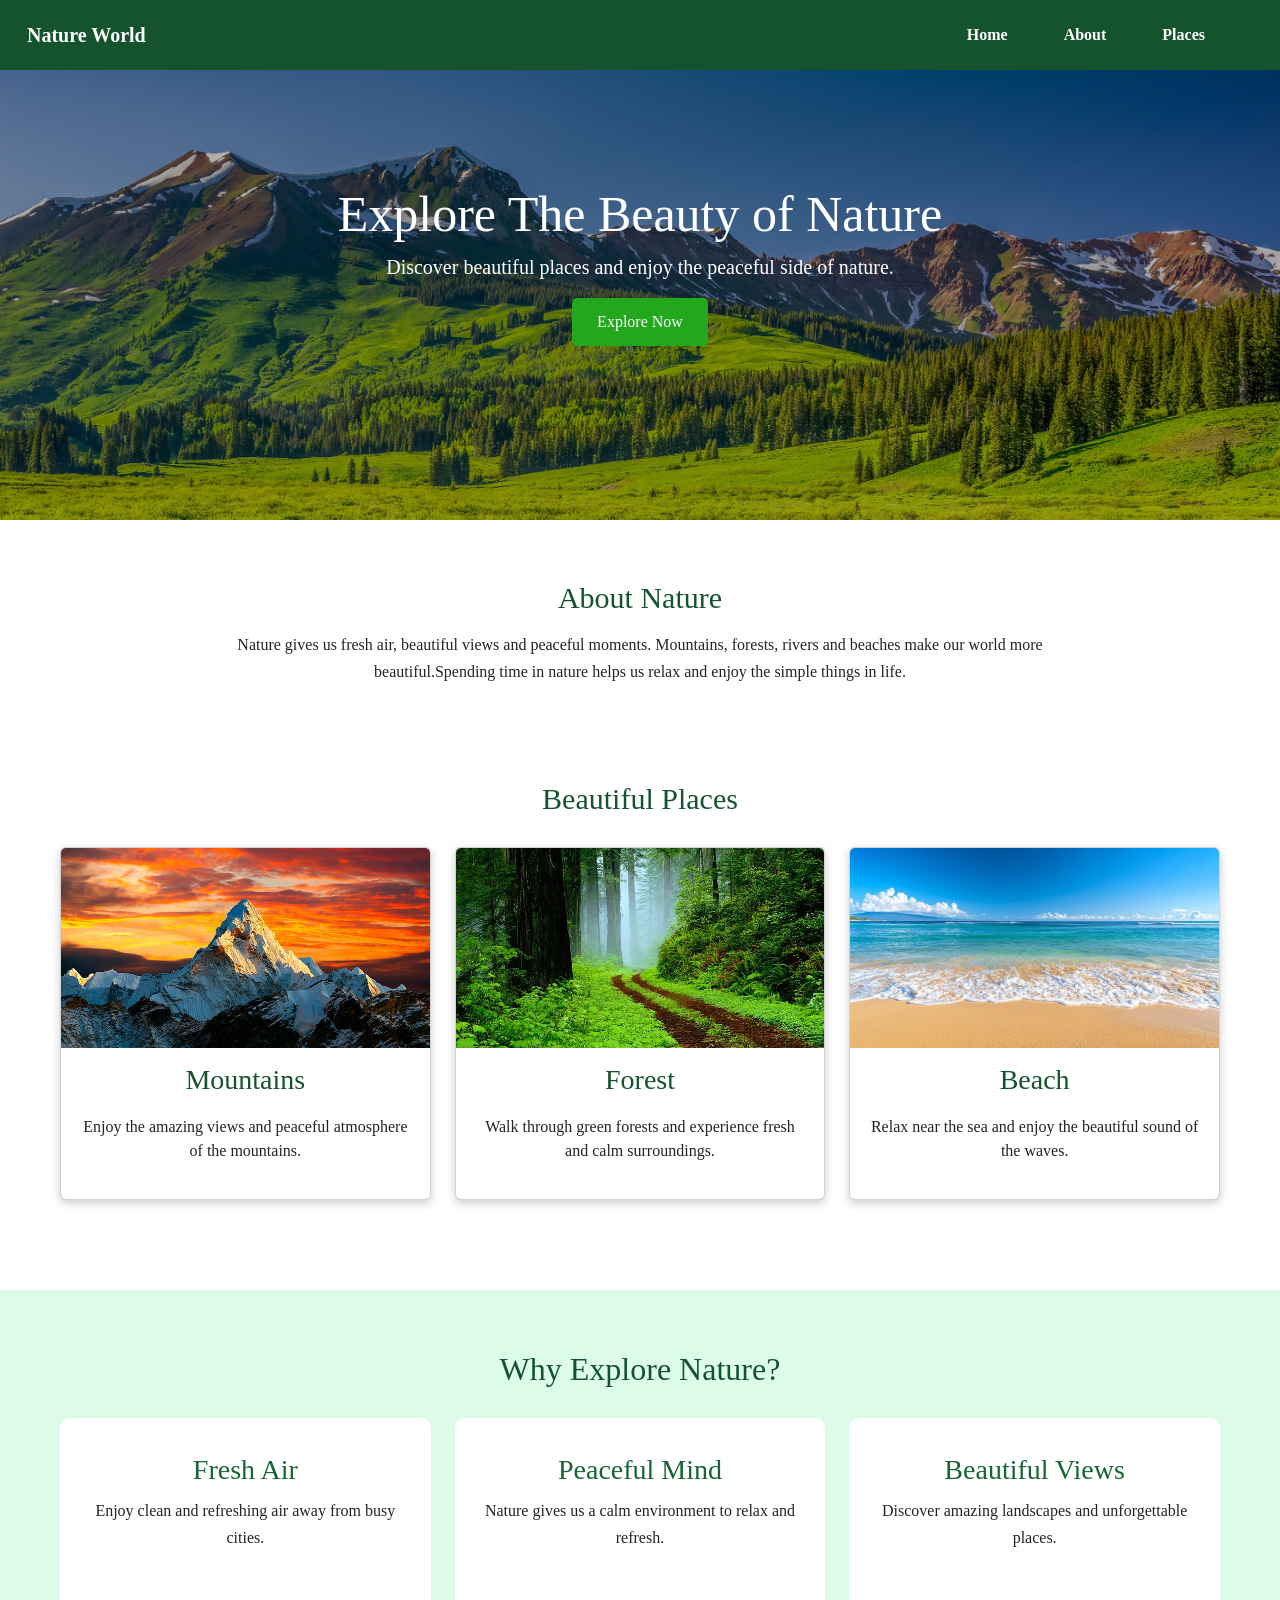
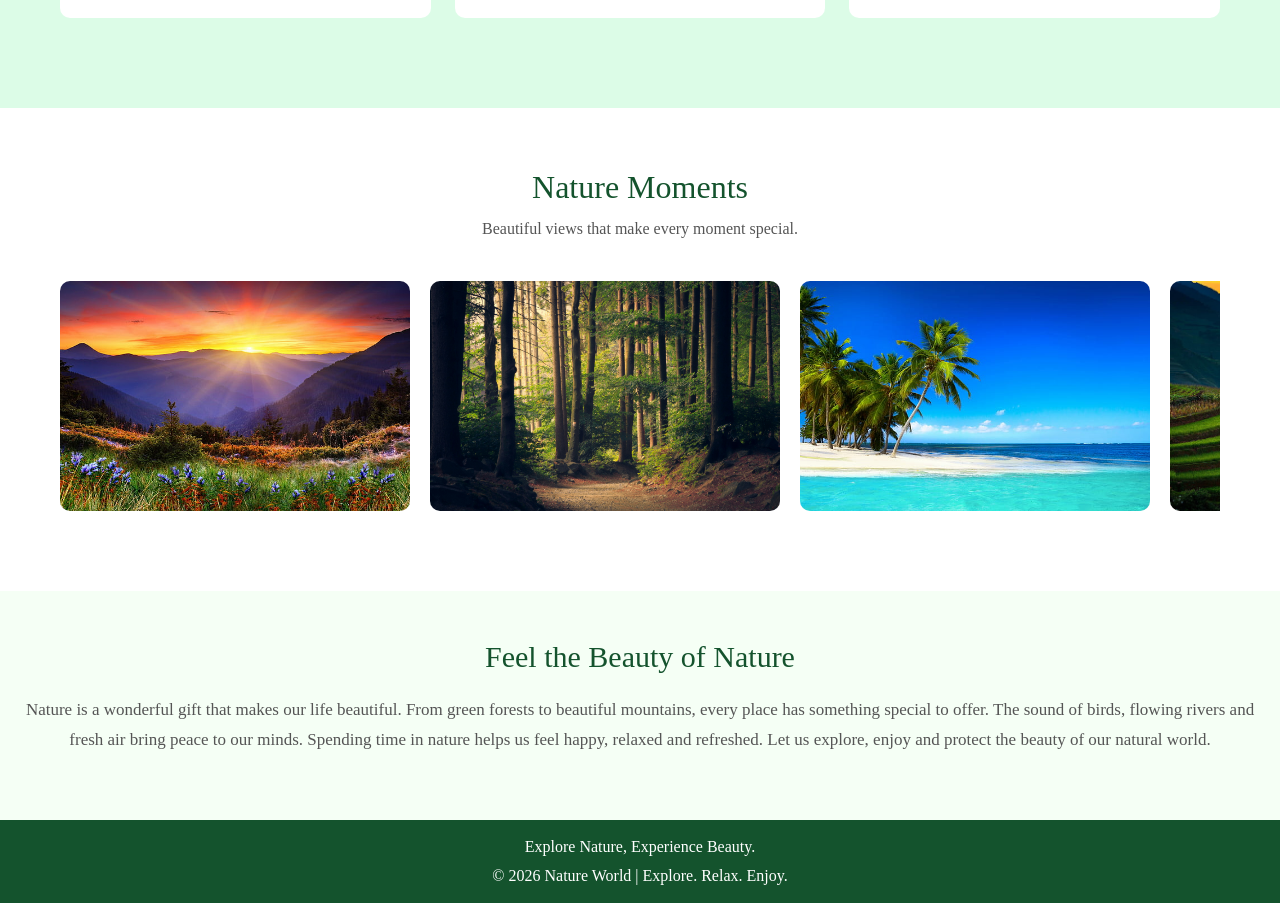
<file: index.html>
<!DOCTYPE html>
<html lang="en">
<head>
    <meta charset="UTF-8">
    <meta name="viewport" content="width=device-width, initial-scale=1.0">
    <title>Nature World</title>
    <link rel="stylesheet" href="style.css">
    <link href="https://cdn.jsdelivr.net/npm/bootstrap@5.3.8/dist/css/bootstrap.min.css" rel="stylesheet" integrity="sha384-sRIl4kxILFvY47J16cr9ZwB07vP4J8+LH7qKQnuqkuIAvNWLzeN8tE5YBujZqJLB" crossorigin="anonymous">
</head>
<body>

<nav class="navbar navbar-expand-lg ">
  <div class="container-fluid">
    <a class="navbar-brand" href="#">Nature World</a>
    <button class="navbar-toggler" type="button" data-bs-toggle="collapse" data-bs-target="#navbarText" aria-controls="navbarText" aria-expanded="false" aria-label="Toggle navigation">
      <span class="navbar-toggler-icon"></span>
    </button>
    <div class="collapse navbar-collapse" id="navbarText">
      <ul class="navbar-nav ms-auto mb-2 mb-lg-0">
        <li class="nav-item">
          <a class="nav-link" aria-current="page" href="#">Home</a>
        </li>
        <li class="nav-item">
          <a class="nav-link" href="about.html">About</a>
        </li>
        <li class="nav-item">
          <a class="nav-link" href="place.html">Places</a>
        </li>
      </ul>

    </div>
  </div>
</nav>


 <!-- Hero Section -->
<section class="hero">

<div class="container">
        <div class="row">
        <div class="col-12">
            <h1>Explore The Beauty of Nature</h1>

            <p>Discover beautiful places and enjoy the peaceful side of nature.</p>

            <a href="#" class="button">Explore Now</a>
        </div>
        </div>
</div>
</section>


 <!-- About Section -->

<section class="about">
        <div class="container">
        <div class="row">

         <div class="col-12">  
        <h2>About Nature</h2>

        <p>Nature gives us fresh air, beautiful views and peaceful moments. Mountains, forests, rivers and beaches make our world more beautiful.Spending time in nature helps us relax and enjoy the simple things in life.
        </p>
        </div> 
        </div>
        </div>
</section>


<!-- Places Section -->

<section class="places">

    <h2>Beautiful Places</h2>
    
    <div class="row cards">
    <div class="col-12 col-md-4">
            <div class="card">

                <img src="mountain.jpg">

                <h3>Mountains</h3>

                <p>
                    Enjoy the amazing views and peaceful atmosphere of the mountains.
                </p>

        </div>
        </div>

        <div class="col-12 col-md-4">
        <div class="card">

                <img src="forest.jpg">

                <h3>Forest</h3>

                <p>
                    Walk through green forests and experience fresh and calm surroundings.
                </p>

        </div>
        </div>

        <div class="col-12 col-md-4">
        <div class="card">

                <img src="sea.jpg">

                <h3>Beach</h3>

                <p>
                    Relax near the sea and enjoy the beautiful sound of the waves.
                </p>

        </div>
        </div>

    </div>

</section>


    <!-- Why Nature Section -->

<section class="why">
    
     <h2>Why Explore Nature?</h2>

    <div class="row features">
             <div class="col-12 col-md-4">
            <div class="feature">
                <h3>Fresh Air</h3>
                <p>Enjoy clean and refreshing air away from busy cities.</p>
            </div>
            </div> 
            
            <div class="col-12 col-md-4">
            <div class="feature">
                <h3>Peaceful Mind</h3>
                <p>Nature gives us a calm environment to relax and refresh.</p>
            </div>
            </div>

            <div class="col-12 col-md-4">
            <div class="feature">
                <h3>Beautiful Views</h3>
                <p>Discover amazing landscapes and unforgettable places.</p>
            </div>
            </div>

    </div>

</section>

<!-- Nature Moments -->

<section class="nature-moments">

    <h2>Nature Moments</h2>

    <p>
        Beautiful views that make every moment special.
    </p>

    <div class="image-scroll">

        <img src="scrollimg1.jpg"
             alt="Mountain">

        <img src="scrollimg2.jpg"
             alt="Forest">

        <img src="scrollimg3.jpg"
             alt="Beach">

        <img src="scrollimg4.jpg"
             alt="Lake">

        <img src="scrollimg5.jpg"
             alt="Mountain Landscape">

    </div>

</section>

<!-- Nature Description -->

<section class="nature-description container-fluid py-5">
    <div class="row">
        <div class="col-12 text-center">

            <h2>Feel the Beauty of Nature</h2>

            <p>
                Nature is a wonderful gift that makes our life beautiful.
                From green forests to beautiful mountains, every place has
                something special to offer. The sound of birds, flowing rivers
                and fresh air bring peace to our minds. Spending time in nature
                helps us feel happy, relaxed and refreshed. Let us explore,
                enjoy and protect the beauty of our natural world.
            </p>

        </div>
    </div>
</section>

<!-- Footer -->

<footer>
     <p>Explore Nature, Experience Beauty.</p>
    <p>© 2026 Nature World | Explore. Relax. Enjoy.</p>
</footer> 
 <script src="https://cdn.jsdelivr.net/npm/bootstrap@5.3.8/dist/js/bootstrap.bundle.min.js" integrity="sha384-FKyoEForCGlyvwx9Hj09JcYn3nv7wiPVlz7YYwJrWVcXK/BmnVDxM+D2scQbITxI" crossorigin="anonymous"></script>
</body>
</html>
</file>
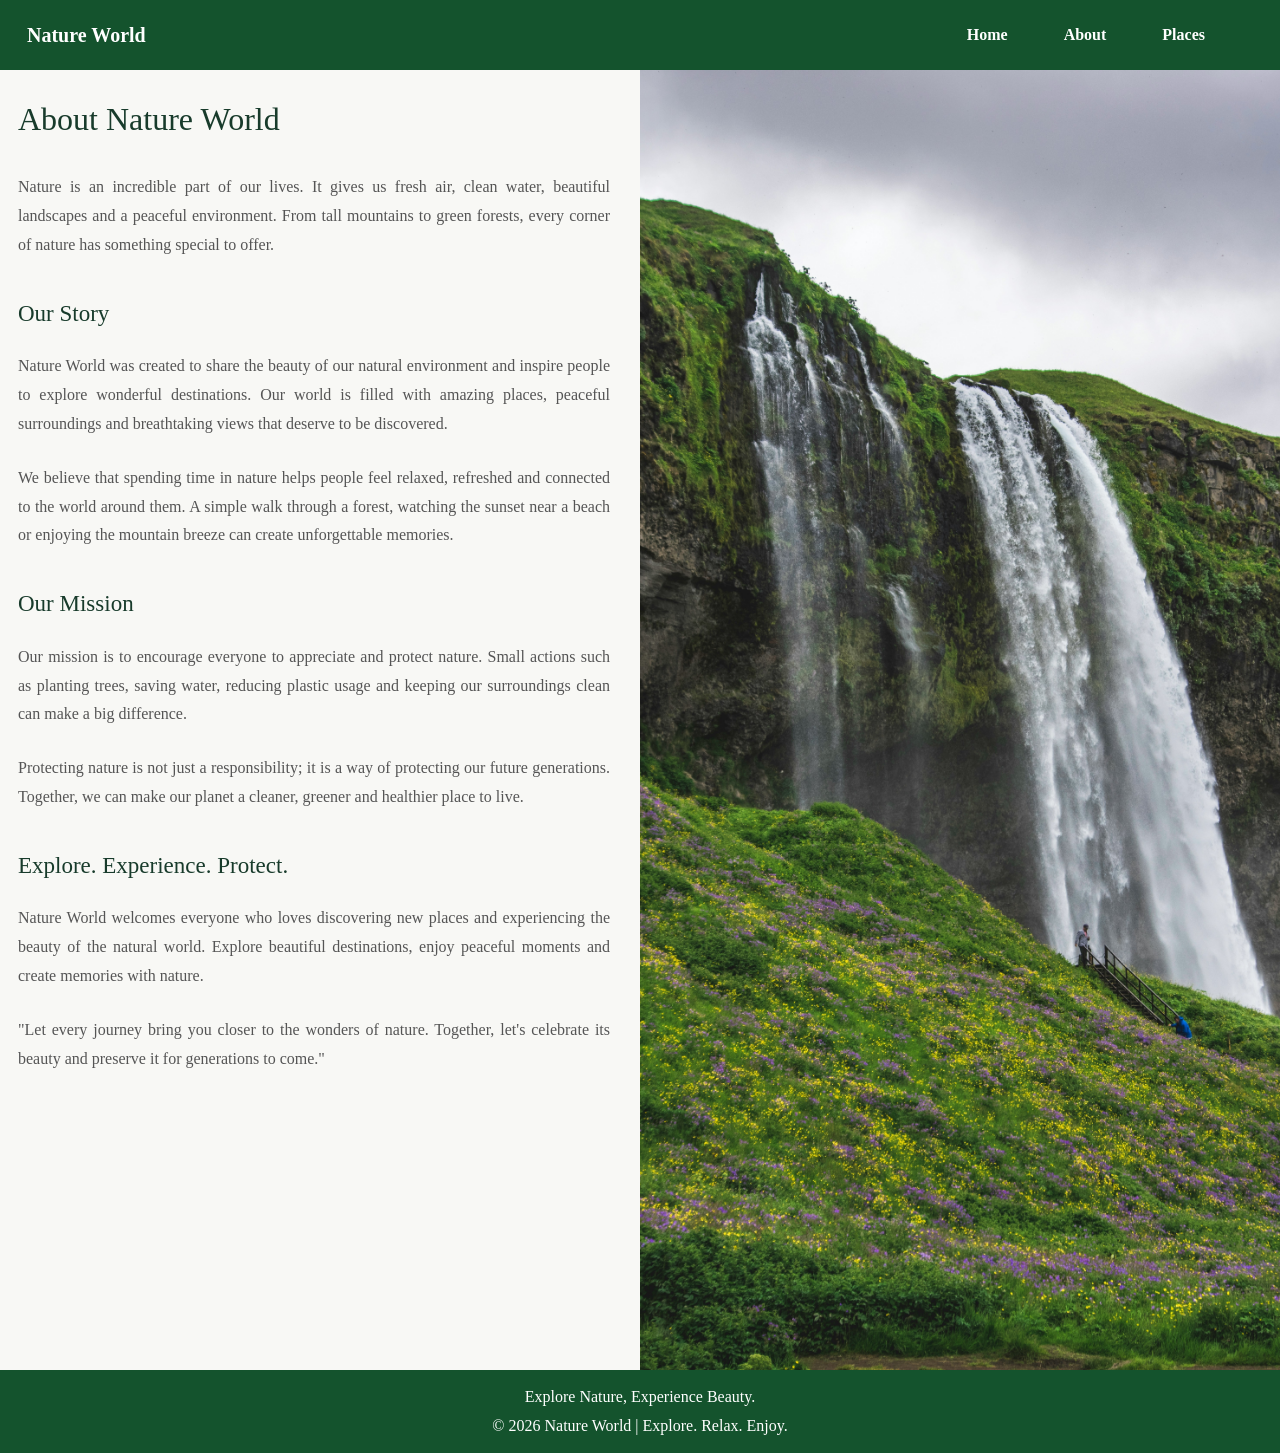
<file: about.html>
<!DOCTYPE html>
<html lang="en">
<head>
    <meta charset="UTF-8">
    <meta name="viewport" content="width=device-width, initial-scale=1.0">
    <title>aboutNature</title>
    <link href="https://cdn.jsdelivr.net/npm/bootstrap@5.3.8/dist/css/bootstrap.min.css" rel="stylesheet">
    <link rel="stylesheet" href="about.css">
</head>
<body>
<nav class="navbar navbar-expand-lg ">
  <div class="container-fluid">
    <a class="navbar-brand" href="#">Nature World</a>
    <button class="navbar-toggler" type="button" data-bs-toggle="collapse" data-bs-target="#navbarText" aria-controls="navbarText" aria-expanded="false" aria-label="Toggle navigation">
      <span class="navbar-toggler-icon"></span>
    </button>
    <div class="collapse navbar-collapse" id="navbarText">
      <ul class="navbar-nav ms-auto mb-2 mb-lg-0">
        <li class="nav-item">
          <a class="nav-link" aria-current="page" href="index.html">Home</a>
        </li>
        <li class="nav-item">
          <a class="nav-link" href="#">About</a>
        </li>
        <li class="nav-item">
          <a class="nav-link" href="place.html">Places</a>
        </li>
      </ul>

    </div>
  </div>
</nav>

  <!-- About Section -->
<section id="About" class="aboutPage">
    
<div class="row">

        <!-- Left Side Content -->
        <div class="col-12 col-md-6 aboutText">

            <h1>About Nature World</h1>

            <p>
                Nature is an incredible part of our lives. It gives us
                fresh air, clean water, beautiful landscapes and a
                peaceful environment. From tall mountains to green
                forests, every corner of nature has something special
                to offer.
            </p>

            <h2>Our Story</h2>

            <p>
                Nature World was created to share the beauty of our
                natural environment and inspire people to explore
                wonderful destinations. Our world is filled with
                amazing places, peaceful surroundings and breathtaking
                views that deserve to be discovered.
            </p>

            <p>
                We believe that spending time in nature helps people
                feel relaxed, refreshed and connected to the world
                around them. A simple walk through a forest, watching
                the sunset near a beach or enjoying the mountain breeze
                can create unforgettable memories.
            </p>

            <h2>Our Mission</h2>

            <p>
                Our mission is to encourage everyone to appreciate
                and protect nature. Small actions such as planting
                trees, saving water, reducing plastic usage and
                keeping our surroundings clean can make a big
                difference.
            </p>

            <p>
                Protecting nature is not just a responsibility;
                it is a way of protecting our future generations.
                Together, we can make our planet a cleaner,
                greener and healthier place to live.
            </p>

            <h2>Explore. Experience. Protect.</h2>

            <p>
                Nature World welcomes everyone who loves discovering
                new places and experiencing the beauty of the natural
                world. Explore beautiful destinations, enjoy peaceful
                moments and create memories with nature.
            </p>
            <p>"Let every journey bring you closer to the wonders of nature.
              Together, let's celebrate its beauty and preserve it for generations to come."</p>

        </div>

        <!-- Right Side Image -->
        <div class="col-12 col-md-6 aboutImage">
        </div>

</div>
</section> 
<footer>
   <p>Explore Nature, Experience Beauty.</p>
    <p>© 2026 Nature World | Explore. Relax. Enjoy.</p>
</footer>  

<script src="https://cdn.jsdelivr.net/npm/bootstrap@5.3.3/dist/js/bootstrap.bundle.min.js"></script>
</body>
</html>
</file>
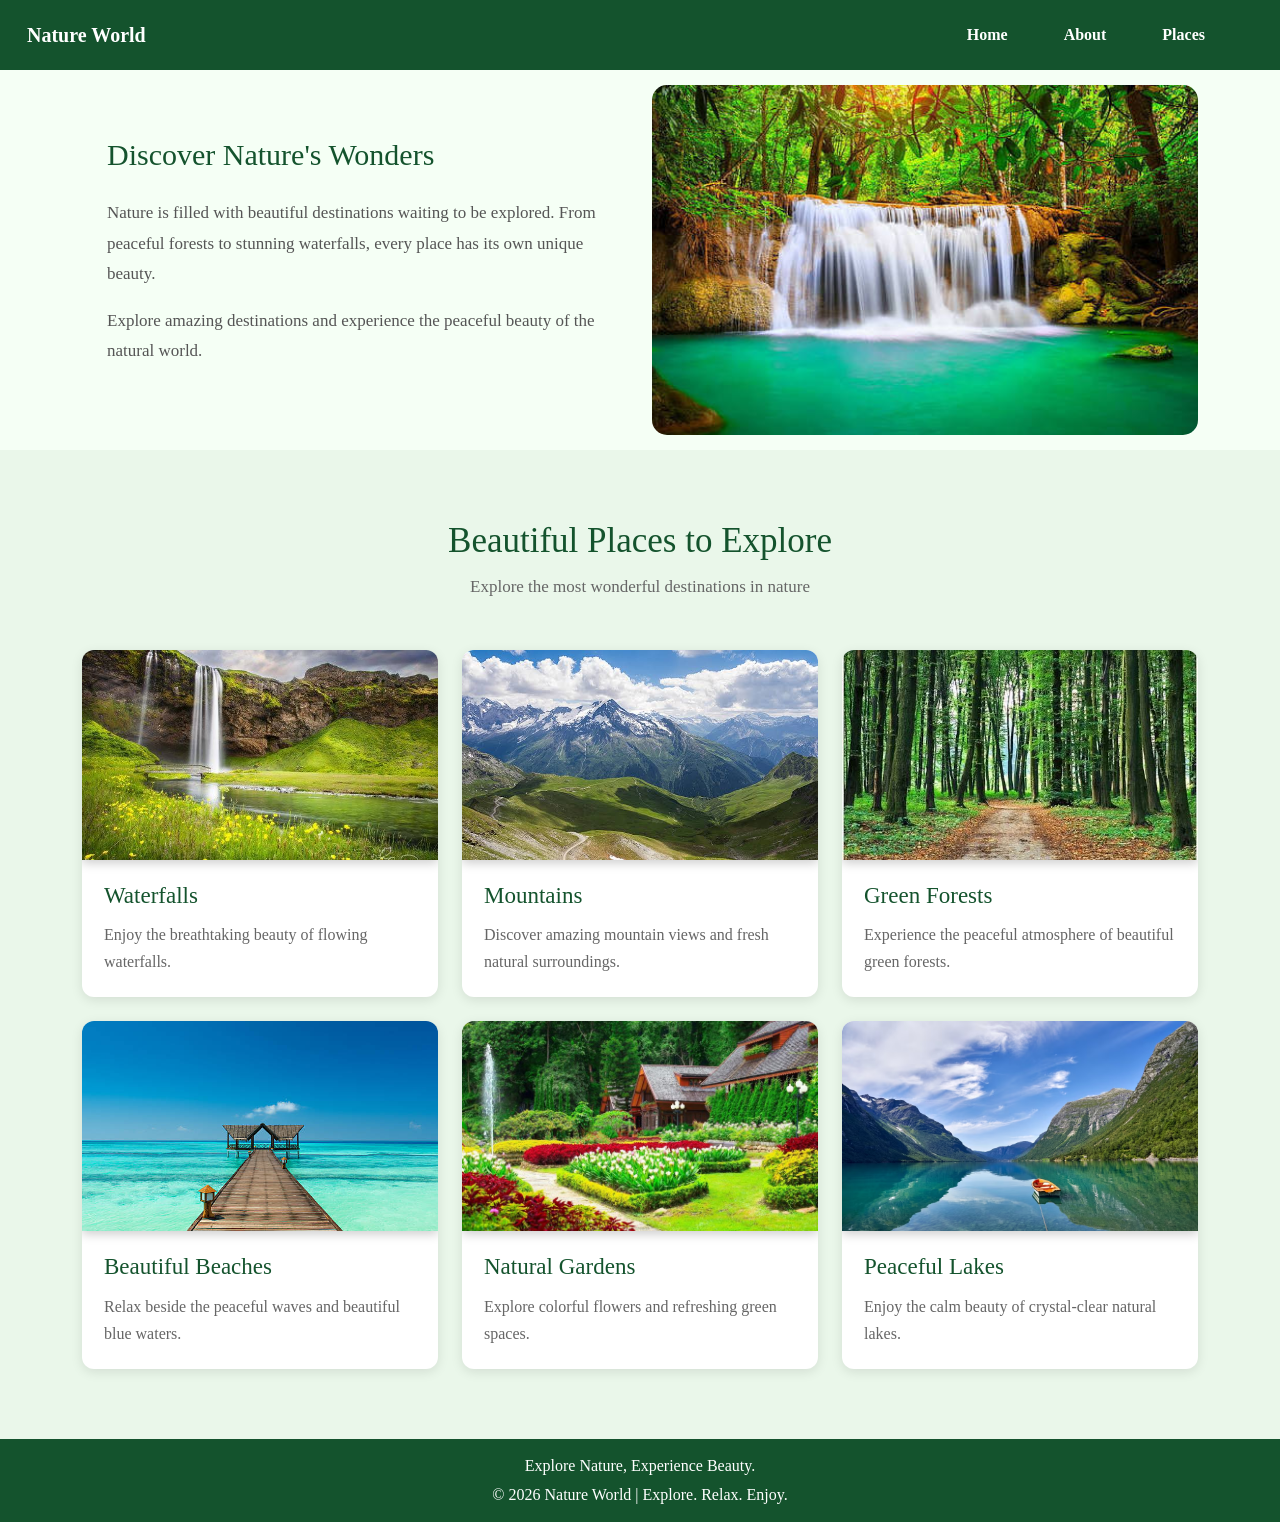
<file: place.html>
<!DOCTYPE html>
<html lang="en">
<head>
    <meta charset="UTF-8">
    <meta name="viewport" content="width=device-width, initial-scale=1.0">
    <title>placesNature</title>
    <!-- Bootstrap CSS -->
    <link href="https://cdn.jsdelivr.net/npm/bootstrap@5.3.3/dist/css/bootstrap.min.css" rel="stylesheet">
    <!-- Custom CSS -->
    <link rel="stylesheet" href="places.css">
</head>
<body>

    <!-- Navbar -->
<nav class="navbar navbar-expand-lg ">
  <div class="container-fluid">
    <a class="navbar-brand" href="#">Nature World</a>
    <button class="navbar-toggler" type="button" data-bs-toggle="collapse" data-bs-target="#navbarText" aria-controls="navbarText" aria-expanded="false" aria-label="Toggle navigation">
      <span class="navbar-toggler-icon"></span>
    </button>
    <div class="collapse navbar-collapse" id="navbarText">
      <ul class="navbar-nav ms-auto mb-2 mb-lg-0">
        <li class="nav-item">
          <a class="nav-link" aria-current="page" href="index.html">Home</a>
        </li>
        <li class="nav-item">
          <a class="nav-link" href="about.html">About</a>
        </li>
        <li class="nav-item">
          <a class="nav-link" href="#">Places</a>
        </li>
      </ul>

    </div>
  </div>
</nav>


    <!-- Introduction Section -->
    <section class="placesIntro">
        <div class="container">
            <div class="row align-items-center">

                <div class="col-lg-6 col-12">
                    <div class="introText">
                        <h2>Discover Nature's Wonders</h2>

                        <p>
                            Nature is filled with beautiful destinations
                            waiting to be explored. From peaceful forests
                            to stunning waterfalls, every place has its
                            own unique beauty.
                        </p>

                        <p>
                            Explore amazing destinations and experience
                            the peaceful beauty of the natural world.
                        </p>
                    </div>
                </div>

                <div class="col-lg-6 col-12">
                    <div class="introImage">
                        <img src="placeIntro.jpg" alt="Beautiful nature landscape">
                    </div>
                </div>

            </div>
        </div>
    </section>


    <!-- Popular Places Section -->
    <section class="popularPlaces">
        <div class="container">

            <div class="sectionHeading">
                <h2>Beautiful Places to Explore</h2>
                <p>Explore the most wonderful destinations in nature</p>
            </div>

            <div class="row g-4">

                <!-- Place 1 -->
                <div class="col-lg-4 col-md-6 col-12">
                    <div class="placeCard">
                        <img src="placeCard1.jpg" alt="Beautiful Waterfall" >

                        <div class="placeContent">
                            <h3>Waterfalls </h3>
                            <p>
                               Enjoy the breathtaking beauty
                                of flowing waterfalls.  
                            </p>
                        </div>
                    </div>
                </div>


                <!-- Place 2 -->
                <div class="col-lg-4 col-md-6 col-12">
                    <div class="placeCard">
                        <img src="placeCard2.jpg"  alt="Mountain View">

                        <div class="placeContent">
                            <h3>Mountains</h3>
                            <p>
                              Discover amazing mountain views
                                and fresh natural surroundings.   
                            </p>
                        </div>
                    </div>
                </div>


                <!-- Place 3 -->
                <div class="col-lg-4 col-md-6 col-12">
                    <div class="placeCard">
                        <img src="placeCard3.jpg" alt="Green Forest">

                        <div class="placeContent">
                            <h3>Green Forests</h3>
                            <p>
                                Experience the peaceful atmosphere
                                of beautiful green forests.
                            </p>
                        </div>
                    </div>
                </div>


                <!-- Place 4 -->
                <div class="col-lg-4 col-md-6 col-12">
                    <div class="placeCard">
                        <img src="placeCard4.jpg" alt="Beautiful Beach">

                        <div class="placeContent">
                            <h3>Beautiful Beaches</h3>
                            <p>
                                Relax beside the peaceful waves
                                and beautiful blue waters.
                            </p>
                        </div>
                    </div>
                </div>


                <!-- Place 5 -->
                <div class="col-lg-4 col-md-6 col-12">
                    <div class="placeCard">
                        <img src="placeCard5.jpg" alt="Beautiful Garden">

                        <div class="placeContent">
                            <h3>Natural Gardens</h3>
                            <p>
                                Explore colorful flowers
                                and refreshing green spaces.
                            </p>
                        </div>
                    </div>
                </div>


                <!-- Place 6 -->
                <div class="col-lg-4 col-md-6 col-12">
                    <div class="placeCard">
                        <img src="placeCard6.avif" alt="Peaceful Lake">

                        <div class="placeContent">
                            <h3>Peaceful Lakes</h3>
                            <p>
                                Enjoy the calm beauty of
                                crystal-clear natural lakes.
                            </p>
                        </div>
                    </div>
                </div>

            </div>
        </div>
    </section>


    <!-- Footer -->
<footer>
   <p>Explore Nature, Experience Beauty.</p>
    <p>© 2026 Nature World | Explore. Relax. Enjoy.</p>
</footer> 
    <!-- Bootstrap JS -->
    <script src="https://cdn.jsdelivr.net/npm/bootstrap@5.3.3/dist/js/bootstrap.bundle.min.js"></script>

</body>
</html>
</file>
<file: style.css>
* {
    margin: 0;
    padding: 0;
    box-sizing: border-box;
    -webkit-tap-highlight-color: transparent;
    font-family: cursive;
}

body {
    font-family: cursive;
    background-color: #f5fff5;
    color: #333;
}

/* Navbar */
.navbar {
    background-color: #14532d;
    padding: 15px 15px !important;
}

.navbar .navbar-brand,
.navbar .nav-link {
    color: white;
    font-weight: bold;
    transition: transform 0.5s ease;
}

.navbar a.navbar-brand:hover,
.navbar a.nav-link:hover {
    color: #a7f3a0 !important;
}

.navbar .nav-link,
.navbar .nav-link:visited {
    color: white !important;
}

.nav-link {
    margin-right: 40px;
}

.container-fluid a {
    transition: transform 0.5s ease;
    text-decoration: none;
}

.container-fluid a:hover {
    transform: scale(1.03);
}

.navbar-toggler {
    border-color: white !important;
}

.navbar-toggler:focus {
    box-shadow: 0px 0px 3px 2px white !important;
    outline: none !important;
    border-color: white !important;
}

.navbar-toggler-icon {
    filter: brightness(0) invert(1);
}

/* Hero Section */
.hero {
    height: 450px;
    background-image: linear-gradient(rgba(0, 0, 0, 0.3), rgba(0, 0, 0, 0.3)), url("homeBack.jpg");
    background-size: cover;
    background-position: top 20%;
    display: flex;
    justify-content: center;
    align-items: center;
    text-align: center;
    color: white;
}

.hero .container {
    transform: translateY(-30px);
}

.hero h1 {
    font-size: 50px;
}

.hero p {
    font-size: 20px;
}

.button {
    background-color: #22a71d;
    color: white;
    padding: 12px 25px;
    text-decoration: none;
    border-radius: 5px;
    display: inline-block;
    transition: all 1s ease !important;
}

.button:hover {
    transform: scale(1.05) !important;
}

/* About Section */
.about {
    padding: 60px 15% 60px 15%;
    text-align: center;
}

.about h2 {
    color: #14532d;
    font-size: 30px;
    margin-bottom: 15px;
}

.about p {
    line-height: 1.7;
}

/* Places Section */
.places {
    padding: 20px 60px;
    text-align: center;
}

.places h2 {
    color: #14532d;
    margin-bottom: 30px;
    font-size: 30px;
}

.card {
    background-color: white;
    border-radius: 10px;
    overflow: hidden;
    transition: transform 0.5s ease;
    box-shadow: 0 3px 10px #ccc;
}

.card:hover {
    transform: scale(1.03);
}

.card img {
    height: 200px;
    object-fit: cover;
}

.card h3 {
    color: #14532d;
    padding: 15px 10px 5px;
}

.card p {
    padding: 5px 20px 20px;
    line-height: 1.5;
}

.cards .col-12 {
    margin-bottom: 30px;
}

/* Why Nature Section */
.why {
    background-color: #dcfce7;
    padding: 60px;
    text-align: center;
    margin-top: 40px;
}

.why h2 {
    color: #14532d;
    margin-bottom: 30px;
}

.feature {
    height: 200px;
    background-color: white;
    padding: 25px;
    border-radius: 10px;
    transition: transform 0.5s ease;
}

.feature:hover {
    transform: scale(1.03);
}

.feature h3 {
    color: #166534;
    margin-bottom: 10px;
}

.feature p {
    line-height: 1.7;
    margin-top: 20px;
}

.features .col-12 {
    margin-bottom: 30px;
}

.features .col-12 h3,
.features .col-12 p {
    margin-top: 10px;
}

/* Nature Moments */
.nature-moments {
    padding: 60px;
    background-color: white;
    text-align: center;
}

.nature-moments h2 {
    font-size: 32px;
    color: #14532d;
    margin-bottom: 10px;
}

.nature-moments p {
    color: #555;
    margin-bottom: 30px;
}

.image-scroll {
    display: flex;
    gap: 20px;
    overflow-x: auto;
    padding: 10px 0 20px 0px;
    scroll-behavior: smooth;
}

.image-scroll img {
    width: 350px;
    height: 230px;
    object-fit: cover;
    transition: transform 0.5s ease;
    border-radius: 10px;
    flex-shrink: 0;
}

.image-scroll img:hover {
    transform: scale(1.03);
}

/* Scrollbar */
.image-scroll::-webkit-scrollbar {
    height: 8px;
    background-color: lightgray;
    border-radius: 10px;
}

.image-scroll::-webkit-scrollbar-thumb {
    background-color: #14532d;
    border-radius: 10px;
}

/* Nature Description */
.nature-description {
    padding: 50px 60px;
    background-color: #f5fff5;
    text-align: center;
}

.nature-description h2 {
    color: #14532d;
    font-size: 30px;
    margin-bottom: 20px;
}

.nature-description p {
    color: #555;
    font-size: 17px;
    line-height: 1.8;
}

@media (max-width: 767px) {
    .navbar .navbar-brand {
        font-size: 22px;
    }

    .navbar .nav-link {
        font-size: 20px;
        padding: 8px 0;
    }
    .button {
        font-size: 20px;
    }
    p {
        font-family: Arial, Helvetica, sans-serif;
        font-size: 16px;
        font-weight: 500;
    }

    .hero h1 {
        font-size: 38px;
    }

    .about h2,
    .places h2,
    .why h2,
    .nature-moments h2,
    .nature-description h2 {
        font-size: 32px;
    }

    .card h3,
    .feature h3 {
        font-size: 24px;
    }
}

/* Footer */
footer {
    background-color: #14532d;
    color: white;
    text-align: center;
    padding: 10px 15px;
}

footer p {
    margin: 5px 0;
}
</file>
<file: about.css>
* {
    margin: 0;
    padding: 0;
    box-sizing: border-box;
    -webkit-tap-highlight-color: transparent;
    font-family: cursive;
}

body {
    font-family: cursive;
    background-color: #f5fff5;
    overflow-x: clip;
    color: #333;
}

/* Navbar */
.navbar {
    background-color: #14532d;
    padding: 15px 15px !important;
}

.navbar .navbar-brand,
.navbar .nav-link {
    color: white;
    font-weight: bold;
    transition: transform 0.5s ease;
}

.navbar a.navbar-brand:hover,
.navbar a.nav-link:hover {
    color: #a7f3a0;
    transform: scale(1.03);
}

.nav-link {
    margin-right: 40px;
}

.container-fluid a {
    transition: transform 0.5s ease;
    text-decoration: none;
}

.container-fluid a:hover {
    transform: scale(1.03);
}

.navbar-toggler {
    border-color: white !important;
}

.navbar-toggler:focus {
    box-shadow: 0px 0px 3px 2px white !important;
    outline: none !important;
    border-color: white !important;
}

.navbar-toggler-icon {
    filter: brightness(0) invert(1);
}

.aboutPage {
    background-color: #f8f8f5;
}

.aboutText {
    padding: 30px 55px 0px 55px !important;
}

.aboutText h1 {
    color: #183b2b;
    font-size: 38px;
    margin-bottom: 35px;
}

.aboutText h2 {
    color: #183b2b;
    font-size: 25px;
    margin-top: 40px;
    margin-bottom: 18px;
}

.aboutText p {
    color: #555;
    font-size: 17px;
    line-height: 2;
    text-align: justify;
    margin-top: 25px;
}

.aboutImage {
    background-image: url("aboutBack.jpg");
    background-size: cover;
    background-position: center;
    height: 1300px !important;
    min-height: 1300px !important;
}

/* Laptop and Tablet */
@media (max-width: 1300px) {
    .aboutText {
        padding: 30px 30px 0px 30px !important;
    }

    .aboutText h1 {
        font-size: 32px;
    }

    .aboutText h2 {
        font-size: 23px;
    }

    .aboutText p {
        font-size: 16px;
        line-height: 1.8;
    }

    .aboutImage {
        background-position: center;
    }
}

@media (max-width: 970px) {
    .aboutText {
        padding: 25px 20px !important;
    }

    .aboutText h1 {
        font-size: 28px;
    }

    .aboutText h2 {
        font-size: 21px;
    }

    .aboutText p {
        font-size: 15px;
        line-height: 1.7;
    }
}

/* Mobile */
@media (max-width: 767px) {
    .navbar .navbar-brand {
        font-size: 22px;
    }

    .navbar .nav-link {
        font-size: 20px;
        padding: 8px 0;
    }
    .aboutText {
        padding: 40px 25px !important;
    }

    .aboutText h1 {
        font-size: 36px;
    }

    .aboutText h2 {
        font-size: 26px;
    }

    p,
    .aboutText p {
        font-family: Arial, Helvetica, sans-serif;
        font-size: 16px;
        font-weight: 500;
    }

    .aboutImage {
        height: 450px !important;
        min-height: 450px !important;
    }
}

/* Footer */
footer {
    background-color: #14532d;
    color: white;
    text-align: center;
    padding: 10px 15px;
}

footer p {
    margin: 5px 0;
}
</file>
<file: places.css>
* {
    margin: 0;
    padding: 0;
    box-sizing: border-box;
    -webkit-tap-highlight-color: transparent;
    font-family: cursive;
}

body {
    font-family: cursive;
    background-color: #f5fff5;
    color: #333;
}

/* Navbar */
.navbar {
    background-color: #14532d;
    padding: 15px 15px !important;
}

.navbar .navbar-brand,
.navbar .nav-link {
    color: white;
    font-weight: bold;
    transition: transform 0.5s ease;
}

.navbar a.navbar-brand:hover,
.navbar a.nav-link:hover {
    color: #a7f3a0 !important;
}

.navbar .nav-link,
.navbar .nav-link:visited {
    color: white !important;
}

.nav-link {
    margin-right: 40px;
}

.container-fluid a {
    transition: transform 0.5s ease;
    text-decoration: none;
}

.container-fluid a:hover {
    transform: scale(1.03);
}

.navbar-toggler {
    border-color: white !important;
}

.navbar-toggler:focus {
    box-shadow: 0px 0px 3px 2px white !important;
    outline: none !important;
    border-color: white !important;
}

.navbar-toggler-icon {
    filter: brightness(0) invert(1);
}

/* Introduction Section */
.placesIntro {
    padding: 15px 0;
}

.introText {
    padding: 30px 40px;
}

.introText h2 {
    color: #14532d;
    font-size: 35px;
    margin-bottom: 25px;
}

.introText p {
    font-size: 17px;
    line-height: 1.8;
    text-align: left;
    color: #555;
}

.introImage {
    height: 300px;
    overflow: hidden;
    border-radius: 15px;
}

.introImage img {
    width: 100%;
    height: 100%;
    object-fit: cover;
    transition: transform 0.5s ease;
}

.introImage img:hover {
    transform: scale(1.03);
}

/* Popular Places Section */
.popularPlaces {
    padding: 70px 0;
    background-color: #eaf7ea;
}

.sectionHeading {
    text-align: center;
    margin-bottom: 50px;
}

.sectionHeading h2 {
    color: #14532d;
    font-size: 35px;
    margin-bottom: 12px;
}

.sectionHeading p {
    font-size: 17px;
    color: #666;
}

/* Place Cards */
.placeCard {
    background-color: white;
    border-radius: 12px;
    overflow: hidden;
    height: 100%;
    box-shadow: 0 3px 12px rgba(0, 0, 0, 0.10);
    transition: 0.3s ease;
}

.placeCard:hover {
    transform: translateY(-7px);
    box-shadow: 0 6px 18px rgba(0, 0, 0, 0.15);
}

.placeCard img {
    width: 100%;
    height: 230px;
    object-fit: cover;
    transition: transform 0.5s ease;
    box-shadow: 0 3px 10px #ccc;
}

.placeCard img:hover {
    transform: scale(1.03);
}

.placeContent {
    padding: 22px;
}

.placeContent h3 {
    color: #14532d;
    font-size: 23px;
    margin-bottom: 12px;
}

.placeContent p {
    color: #666;
    font-size: 16px;
    line-height: 1.7;
    margin-bottom: 0;
}

/* Footer */
footer {
    background-color: #14532d;
    color: white;
    text-align: center;
    padding: 10px 15px;
}

footer p {
    margin: 5px 0;
}

/* Tablet Responsive */
@media (max-width: 1300px) {
    .placesHero {
        min-height: 400px;
    }

    .introText {
        padding: 25px;
    }

    .introText h2 {
        font-size: 30px;
    }

    .introImage {
        height: 350px;
    }

    .placeCard img {
        height: 210px;
    }
}

/* Mobile Responsive */
@media (max-width: 767px) {
   .navbar .navbar-brand {
        font-size: 22px;
    }

    .navbar .nav-link {
        font-size: 20px;
        padding: 8px 0;
    }
    p,
    .heroContent p,
    .introText p,
    .sectionHeading p,
    .placeContent p {
        font-family: Arial, Helvetica, sans-serif;
        font-size: 16px;
        font-weight: 500;
    }

    /* Hero */
    .placesHero {
        min-height: 300px;
        padding: 35px 20px;
    }

    .heroContent h1 {
        font-size: 36px;
    }

    /* Introduction */
    .placesIntro {
        padding: 40px 0;
    }

    .introText {
        padding: 25px 20px;
    }

    .introText h2 {
        font-size: 32px;
    }

    .introImage {
        height: 280px;
        margin-top: 15px;
    }

    /* Popular Places */
    .popularPlaces {
        padding: 45px 0;
    }

    .sectionHeading {
        margin-bottom: 30px;
        padding: 0 15px;
    }

    .sectionHeading h2 {
        font-size: 32px;
    }

    .placeCard img {
        height: 210px;
    }

    .placeContent {
        padding: 18px;
    }

    .placeContent h3 {
        font-size: 24px;
    }

    /* Footer */
    .footer {
        padding: 30px 15px 15px;
    }

    .footer h3 {
        font-size: 26px;
    }
}
</file>
